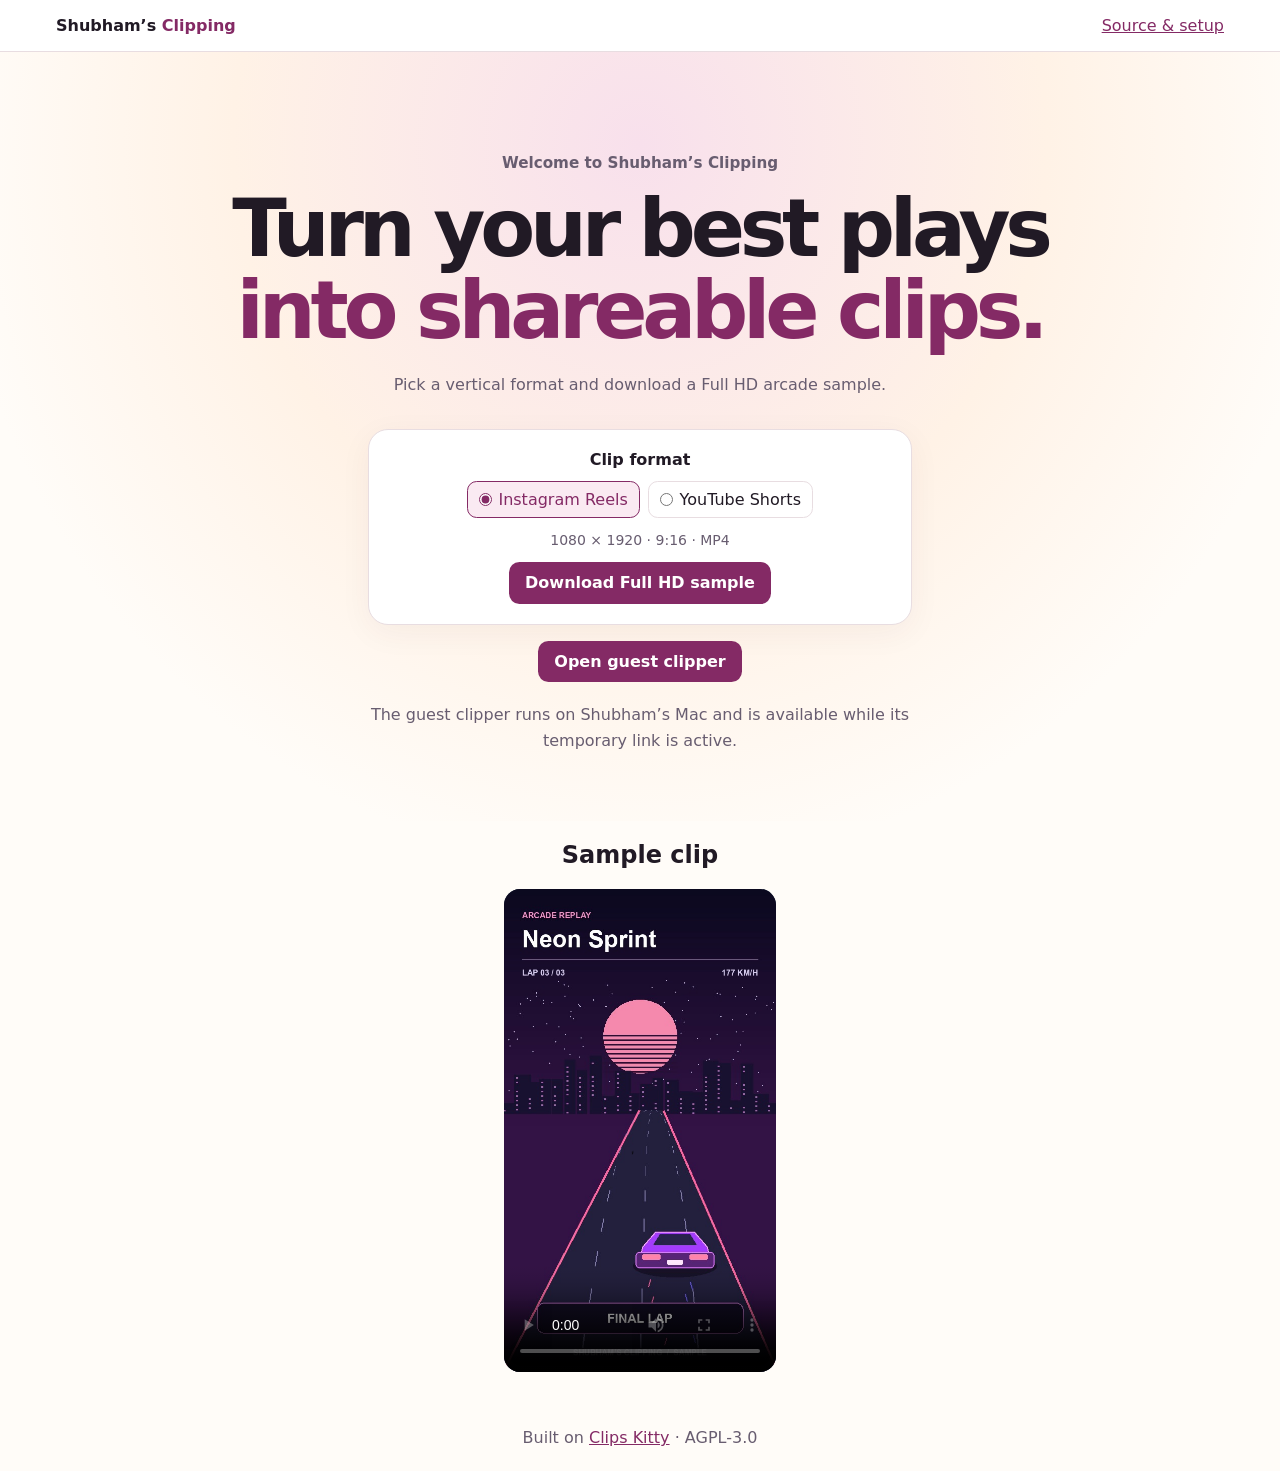
<file: index.html>
<!doctype html>
<html lang="en">
<head>
  <meta charset="utf-8">
  <meta name="viewport" content="width=device-width,initial-scale=1">
  <meta name="description" content="Preview Shubham’s Clipping and download a Full HD sample.">
  <title>Shubham’s Clipping</title>
  <link rel="stylesheet" href="style.css">
  <script defer src="preview.js"></script>
</head>
<body>
  <header class="bar">
    <a class="brand" href="./">Shubham’s <strong>Clipping</strong></a>
    <a href="https://github.com/Shubhiii92/shubhams-clipping">Source &amp; setup</a>
  </header>
  <main>
    <section class="hero" aria-labelledby="title">
      <p class="welcome">Welcome to Shubham’s Clipping</p>
      <h1 id="title">Turn your best plays<br><em>into shareable clips.</em></h1>
      <p class="intro">Pick a vertical format and download a Full HD arcade sample.</p>
      <div class="picker">
        <fieldset>
          <legend>Clip format</legend>
          <div class="formats">
            <label><input type="radio" name="format" value="instagram-reel" checked> Instagram Reels</label>
            <label><input type="radio" name="format" value="youtube-short"> YouTube Shorts</label>
          </div>
        </fieldset>
        <p id="specs">1080 × 1920 · 9:16 · MP4</p>
        <a class="primary" id="download" href="sample.mp4?v=2" download="shubhams-clipping-instagram-reel.mp4">Download Full HD sample</a>
      </div>
      <p><a class="primary" href="https://depends-cache-intro-vault.trycloudflare.com">Open guest clipper</a></p>
      <p class="note">The guest clipper runs on Shubham’s Mac and is available while its temporary link is active.</p>
    </section>
    <section class="sample" aria-labelledby="sample-title">
      <h2 id="sample-title">Sample clip</h2>
      <video src="sample.mp4?v=2" poster="sample-poster.jpg" controls playsinline preload="metadata" aria-label="Neon Sprint arcade sample"></video>
    </section>
  </main>
  <footer>Built on <a href="https://github.com/ColinGPT9/clips-studio">Clips Kitty</a> · AGPL-3.0</footer>
</body>
</html>
</file>
<file: style.css>
:root {
  color-scheme: light;
  font-family: system-ui, sans-serif;
  color: #211a25;
  background: #fffcf8;
  --plum: #842a65;
  --muted: #685d70;
  --line: #e8dde1;
}
* { box-sizing: border-box; }
body { margin: 0; }
a { color: var(--plum); }
a:focus-visible, label:focus-within { outline: 2px solid var(--plum); outline-offset: 3px; }
.bar {
  display: flex;
  justify-content: space-between;
  align-items: center;
  gap: 1rem;
  padding: 1rem clamp(1rem, 5vw, 3.5rem);
  background: white;
  border-bottom: 1px solid var(--line);
}
.brand { font-weight: 750; color: inherit; text-decoration: none; }
.brand strong { color: var(--plum); }
.hero {
  padding: clamp(3rem, 8vw, 7rem) 1rem 3rem;
  text-align: center;
  background: radial-gradient(ellipse at 50% 12%, #f8e0ec, #fff2e6 45%, #fffcf8 76%);
}
.welcome { font-size: .95rem; font-weight: 650; color: var(--muted); margin: 0 0 1rem; }
h1 { font-size: clamp(2.35rem, 7vw, 5rem); letter-spacing: -.065em; line-height: 1.02; margin: 0; }
h1 em { color: var(--plum); font-style: normal; }
.intro, .note { color: var(--muted); max-width: 38rem; margin: 1.25rem auto; line-height: 1.6; }
.picker {
  width: min(100%, 34rem);
  margin: 2rem auto 0;
  padding: 1.25rem;
  background: white;
  border: 1px solid var(--line);
  border-radius: 1.25rem;
  box-shadow: 0 8px 32px #5620400d;
}
fieldset { border: 0; margin: 0; padding: 0; }
legend { margin-inline: auto; margin-bottom: .75rem; font-weight: 650; }
.formats { display: flex; justify-content: center; flex-wrap: wrap; gap: .5rem; }
.formats label {
  display: flex;
  align-items: center;
  gap: .4rem;
  padding: .5rem .7rem;
  border: 1px solid var(--line);
  border-radius: .6rem;
  cursor: pointer;
}
.formats label:has(:checked) { color: var(--plum); background: #faeaf2; border-color: var(--plum); }
input { accent-color: var(--plum); margin: 0; }
#specs { color: var(--muted); font-size: .875rem; }
.primary {
  display: inline-block;
  padding: .7rem 1rem;
  border-radius: .65rem;
  background: var(--plum);
  color: white;
  font-weight: 650;
  text-decoration: none;
}
.primary:hover { background: #6f2054; }
.sample { text-align: center; padding: 0 1rem 2rem; }
video { width: min(100%, 17rem); aspect-ratio: 9 / 16; display: block; margin: auto; border-radius: 1rem; background: #31445a; }
footer { text-align: center; padding: 1.5rem 1rem; color: var(--muted); }
</file>
